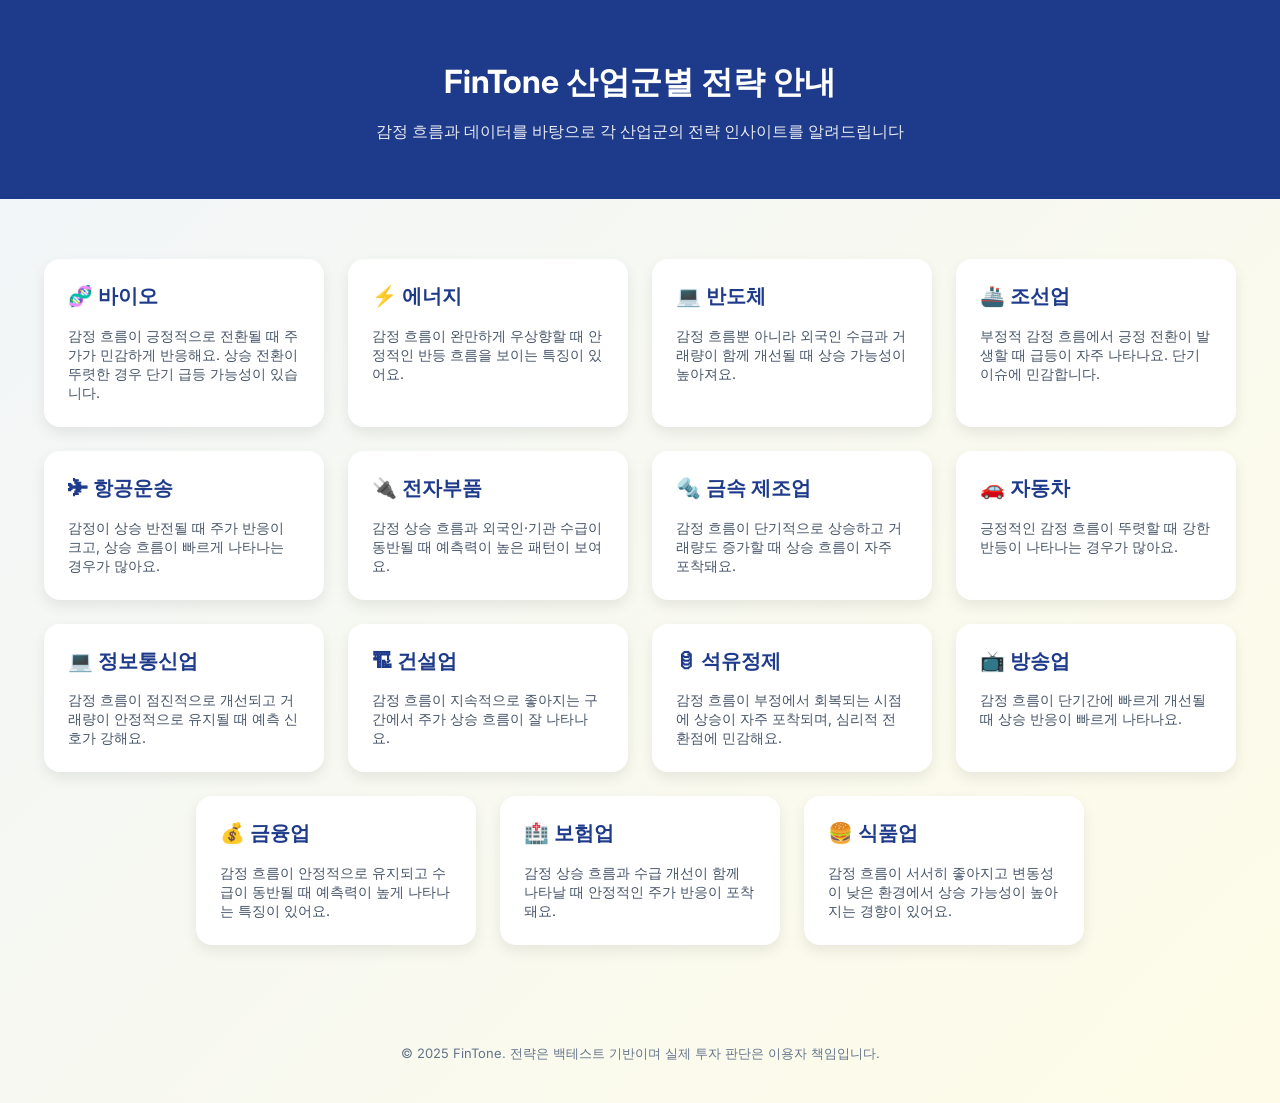
<file: 웹구현/fintone/index.html>
<!DOCTYPE html>
<html lang="ko">
<head>
  <meta charset="UTF-8">
  <title>FinTone 전략 추천 홈페이지</title>
  <link href="https://fonts.googleapis.com/css2?family=Inter:wght@400;600;800&display=swap" rel="stylesheet">
  <style>
    body {
      margin: 0;
      padding: 0;
      font-family: 'Inter', sans-serif;
      background: linear-gradient(135deg, #f1f5f9, #fefce8);
      color: #1f2937;
    }
    header {
      background-color: #1e3a8a;
      color: white;
      padding: 40px 20px;
      text-align: center;
    }
    header h1 {
      font-size: 32px;
      margin-bottom: 10px;
    }
    header p {
      font-size: 16px;
      opacity: 0.9;
    }
    main {
      display: flex;
      flex-wrap: wrap;
      justify-content: center;
      gap: 24px;
      padding: 60px 20px;
    }
    .industry-card {
      background-color: #ffffff;
      width: 280px;
      border-radius: 16px;
      box-shadow: 0 6px 14px rgba(0, 0, 0, 0.08);
      padding: 24px;
      box-sizing: border-box;
      transition: transform 0.2s ease;
      cursor: pointer;
    }
    .industry-card:hover {
      transform: translateY(-5px);
    }
    .industry-card h2 {
      margin-top: 0;
      font-size: 20px;
      color: #1e3a8a;
    }
    .industry-card p {
      font-size: 14px;
      color: #475569;
      margin-bottom: 0;
    }
    footer {
      text-align: center;
      padding: 40px;
      font-size: 13px;
      color: #64748b;
    }
  </style>
</head>
<body>
  <header>
    <h1>FinTone 산업군별 전략 안내</h1>
    <p>감정 흐름과 데이터를 바탕으로 각 산업군의 전략 인사이트를 알려드립니다</p>
  </header>

  <main>
    <div class="industry-card" onclick="location.href='simulator.html#bio'">
      <h2>🧬 바이오</h2>
      <p>감정 흐름이 긍정적으로 전환될 때 주가가 민감하게 반응해요. 상승 전환이 뚜렷한 경우 단기 급등 가능성이 있습니다.</p>
    </div>
    <div class="industry-card" onclick="location.href='simulator.html#energy'">
      <h2>⚡ 에너지</h2>
      <p>감정 흐름이 완만하게 우상향할 때 안정적인 반등 흐름을 보이는 특징이 있어요.</p>
    </div>
    <div class="industry-card" onclick="location.href='simulator.html#semiconductor'">
      <h2>💻 반도체</h2>
      <p>감정 흐름뿐 아니라 외국인 수급과 거래량이 함께 개선될 때 상승 가능성이 높아져요.</p>
    </div>
    <div class="industry-card" onclick="location.href='simulator.html#ship'">
      <h2>🚢 조선업</h2>
      <p>부정적 감정 흐름에서 긍정 전환이 발생할 때 급등이 자주 나타나요. 단기 이슈에 민감합니다.</p>
    </div>
    <div class="industry-card" onclick="location.href='simulator.html#airline'">
      <h2>✈ 항공운송</h2>
      <p>감정이 상승 반전될 때 주가 반응이 크고, 상승 흐름이 빠르게 나타나는 경우가 많아요.</p>
    </div>
    <div class="industry-card" onclick="location.href='simulator.html#electronics'">
      <h2>🔌 전자부품</h2>
      <p>감정 상승 흐름과 외국인·기관 수급이 동반될 때 예측력이 높은 패턴이 보여요.</p>
    </div>
    <div class="industry-card" onclick="location.href='simulator.html#metal'">
      <h2>🔩 금속 제조업</h2>
      <p>감정 흐름이 단기적으로 상승하고 거래량도 증가할 때 상승 흐름이 자주 포착돼요.</p>
    </div>
    <div class="industry-card" onclick="location.href='simulator.html#automobile'">
      <h2>🚗 자동차</h2>
      <p>긍정적인 감정 흐름이 뚜렷할 때 강한 반등이 나타나는 경우가 많아요.</p>
    </div>
    <div class="industry-card" onclick="location.href='simulator.html#ict'">
      <h2>💻 정보통신업</h2>
      <p>감정 흐름이 점진적으로 개선되고 거래량이 안정적으로 유지될 때 예측 신호가 강해요.</p>
    </div>
    <div class="industry-card" onclick="location.href='simulator.html#construction'">
      <h2>🏗 건설업</h2>
      <p>감정 흐름이 지속적으로 좋아지는 구간에서 주가 상승 흐름이 잘 나타나요.</p>
    </div>
    <div class="industry-card" onclick="location.href='simulator.html#oil'">
      <h2>🛢 석유정제</h2>
      <p>감정 흐름이 부정에서 회복되는 시점에 상승이 자주 포착되며, 심리적 전환점에 민감해요.</p>
    </div>
    <div class="industry-card" onclick="location.href='simulator.html#broadcast'">
      <h2>📺 방송업</h2>
      <p>감정 흐름이 단기간에 빠르게 개선될 때 상승 반응이 빠르게 나타나요.</p>
    </div>
    <div class="industry-card" onclick="location.href='simulator.html#finance'">
      <h2>💰 금융업</h2>
      <p>감정 흐름이 안정적으로 유지되고 수급이 동반될 때 예측력이 높게 나타나는 특징이 있어요.</p>
    </div>
    <div class="industry-card" onclick="location.href='simulator.html#insurance'">
      <h2>🏥 보험업</h2>
      <p>감정 상승 흐름과 수급 개선이 함께 나타날 때 안정적인 주가 반응이 포착돼요.</p>
    </div>
    <div class="industry-card" onclick="location.href='simulator.html#food'">
      <h2>🍔 식품업</h2>
      <p>감정 흐름이 서서히 좋아지고 변동성이 낮은 환경에서 상승 가능성이 높아지는 경향이 있어요.</p>
    </div>
  </main>

  <footer>
    © 2025 FinTone. 전략은 백테스트 기반이며 실제 투자 판단은 이용자 책임입니다.
  </footer>
</body>
</html>
</file>
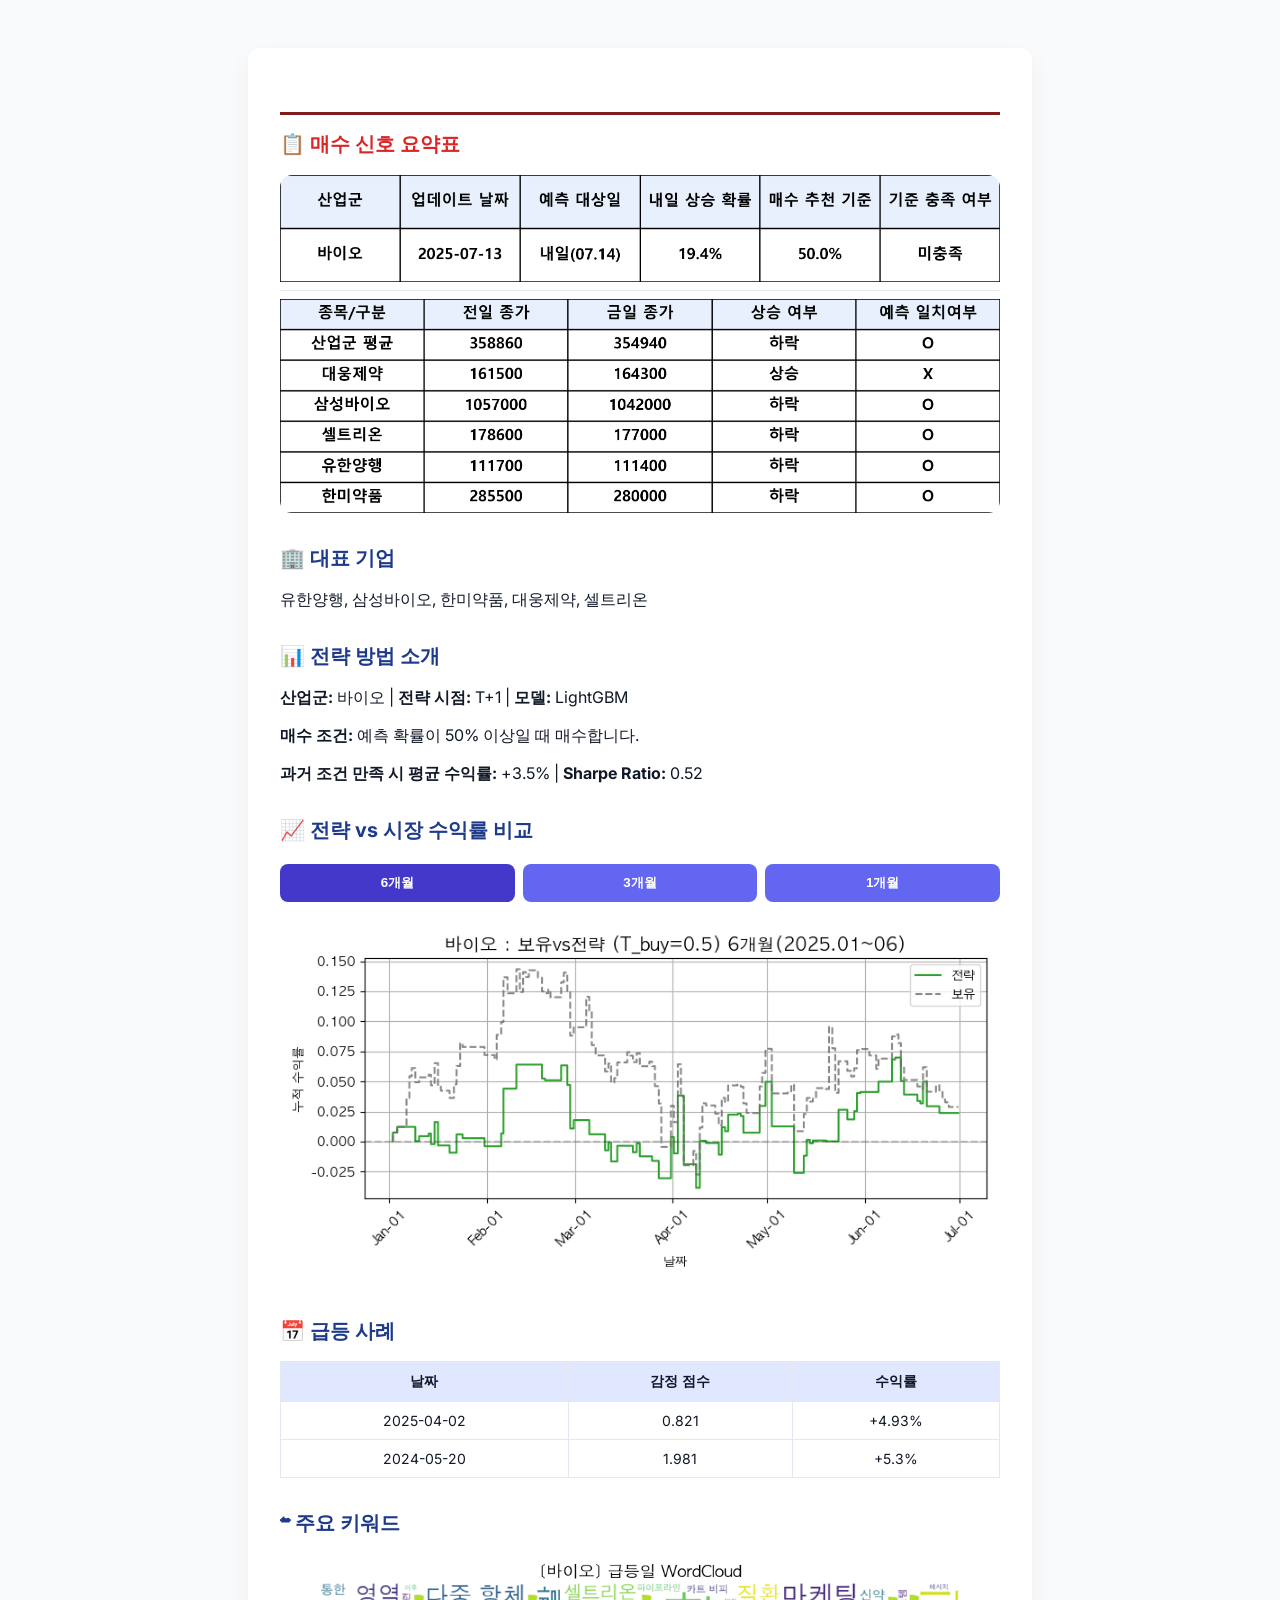
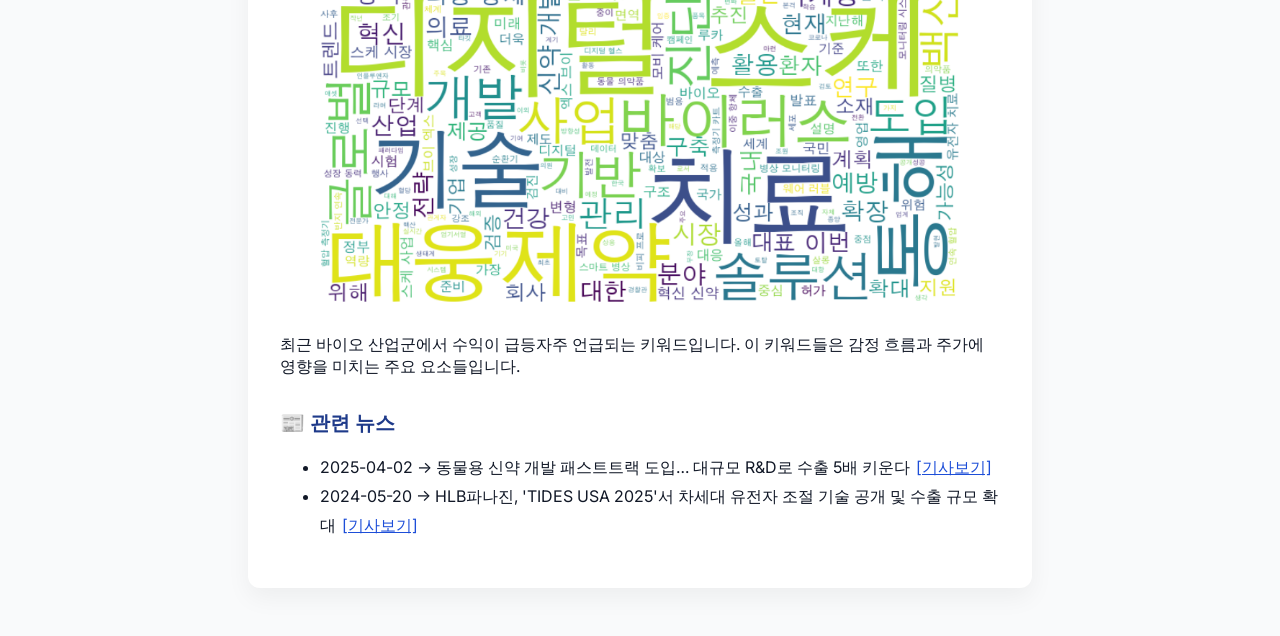
<file: 웹구현/fintone/simulator.html>
<!DOCTYPE html>
<html lang="ko">
<head>
  <meta charset="UTF-8" />
  <title>FinTone 전략 추천 시뮬레이터</title>
  <link href="https://fonts.googleapis.com/css2?family=Inter:wght@400;600;700&display=swap" rel="stylesheet">
  <style>
    body {
      font-family: 'Inter', sans-serif;
      background: #f9fafb;
      padding: 40px;
      color: #111827;
    }
    .result {
      max-width: 720px;
      margin: auto;
      background: white;
      border-radius: 12px;
      padding: 32px;
      box-shadow: 0 10px 25px rgba(0, 0, 0, 0.05);
    }
    .tabs {
      display: flex;
      justify-content: center;
      gap: 8px;
      margin: 20px 0;
    }
    .tab-button {
      flex: 1;
      padding: 10px;
      font-weight: 600;
      background-color: #6366f1;
      color: white;
      border: none;
      border-radius: 8px;
      cursor: pointer;
    }
    .tab-button.active {
      background-color: #4338ca;
    }
    .chart-container {
      display: none;
    }
    .chart-container.active {
      display: block;
    }
    h2 {
      color: #1e3a8a;
      font-size: 20px;
      margin-top: 32px;
    }
    img {
      width: 100%;
      border-radius: 12px;
    }
    table {
      width: 100%;
      margin-top: 16px;
      border-collapse: collapse;
    }
    th, td {
      padding: 10px;
      border: 1px solid #e2e8f0;
      text-align: center;
      font-size: 14px;
    }
    th {
      background-color: #e0e7ff;
      font-weight: 600;
    }
  </style>
</head>
<body>
  <div class="result">
    <div id="strategy-content"></div>
  </div>

  <script>
  
  const representativeCompanies = {
    construction: "현대건설, GS건설, 삼성물산, 대우건설, 코오롱글로벌",
    metal: "포스코홀딩스, 고려아연, 현대제철, 풍산, 세아제강",
    finance: "KB금융, 하나금융지주, 신한지주, 삼성증권, 우리금융지주",
    bio: "유한양행, 삼성바이오, 한미약품, 대웅제약, 셀트리온",
    semiconductor: "삼성전자, 에스케이하이닉스, DB하이텍, 엔비디아, 한미반도체",
    broadcast: "CJ ENM, 스튜디오드래곤, 제이콘텐트리, NEW, SBS",
    insurance: "삼성화재해상보험, 삼성생명, 한화생명, DB손해보험, 현대해상",
    oil: "금호석유화학, LG화학, SK케미칼, 코오롱인더, 한화솔루션",
    food: "cj제일제당, 농심, 오뚜기, spc삼립, 하이트진로",
    energy: "SK이노베이션, 한국쉘석유, 한국전력공사, S-Oil, SK가스",
    automobile: "현대차, 기아, 한국타이어, 테슬라, 현대모비스",
    electronics: "엘지디스플레이, 이수페타시스, 엘지전자, LG이노텍, 삼성전기",
    ict: "KT, SK텔레콤, LG유플러스, 현대오토에버, 삼성에스디에스",
    ship: "한화오션, 삼성중공업, HMM, 한화에어로스페이스, HD한국조선해양",
    airline: "대한항공, 아시아나항공, HMM, 현대글로비스, CJ대한통운"
  };
  const tShiftMap = {
  "전자부품": "T+3",
  "정보통신업": "T+3"
};


    const industryData = {
      bio: {
        name: "바이오",
        model: "LightGBM",
        threshold: 0.5,
        avgReturn: "+3.5%",
        sharpe: "0.52",
        wordcloud: "바이오_wordcloud.png",
        keywordNews: [
          { date: "2025-04-02", news: "동물용 신약 개발 패스트트랙 도입… 대규모 R&D로 수출 5배 키운다", score: "0.821", return: "+4.93%",url: "https://biz.chosun.com/policy/policy_sub/2025/04/02/2NKXWFF3GRD5RHPCRYY6EVQRQ4/" },
          { date: "2024-05-20", news: "HLB파나진, 'TIDES USA 2025'서 차세대 유전자 조절 기술 공개 및 수출 규모 확대", score: "1.981", return: "+5.3%" , url:"https://www.pharmnews.com/news/articleView.html?idxno=260404"}
        ]
      },
      energy: {
        name: "에너지",
        model: "LightGBM",
        threshold: 0.4,
        avgReturn: "+2.8%",
        sharpe: "0.48",
        wordcloud: "에너지_wordcloud.png",
        keywordNews: [
          { date: "2024-01-02", news: "무역금융 공급 360조, 수출지원 예산 2.9조 ‘역대 최대’… “수출 다변화로 불확실성 대응”", score: "2.792", return: "+4.13%" ,url:"https://biz.chosun.com/policy/policy_sub/2025/01/02/MV6UJ6FIDZCLJBW55GDKO4D5I4/"},
          { date: "2024-02-04", news: "급변하는 국내외 정세 변화 속 국내 태양광 산업에 큰 변화를 맞는 중요한 시기가 될 것으로 전망", score: "5.373", return: "+3.3%" ,url:"https://www.industrynews.co.kr/news/articleView.html?idxno=59738"}
        ]
      },
      semiconductor: {
    name: "반도체제조업",
    model: "LightGBM",
    threshold: 0.2,
    avgReturn: "+4.1%",
    sharpe: "0.45",
    wordcloud: "반도체제조업_wordcloud.png",
    keywordNews: [
      {
        date: "2025-01-05",
        news: "이퀄원 이 기존 반도체 제조 공정을 활용한 실리콘 기반 양자 프로세서를 개발했다고 과학 전문 온라인 매체 라이브사이언스 가 4일 보도",
        score: "5.359",
        return: "+7.36%",
        url: "https://www.g-enews.com/article/Global-Biz/2025/01/202501051326446246e250e8e188_1"
      },
      {
        date: "2025-06-23",
        news: "중국 반도체 자립화 최대 수혜자 SMIC, 세계 파운드리 3위로 올라서 중국 정부의 전폭적인 지원 아래 첨단 공정 개발과 생산 능력 확대",
        score: "1.870",
        return: "+5.4%",
        url: "https://www.g-enews.com/article/Global-Biz/2025/06/202506230703372406fbbec65dfb_1"
      }
    ]
  },
  ship: {
    name: "조선업",
    model: "LightGBM",
    threshold: 0.2,
    avgReturn: "+6.7%",
    sharpe: "0.58",
    wordcloud: "조선업_wordcloud.png",
    keywordNews: [
      {
        date: "2025-03-03",
        news: "국제해양사기구 가 2050년까지 해양 탄소중립 을 목표로 온실가스 감축 규제를 대폭 강화, K-GTB는 탄소중립 실현 위한 세계 최초·유일 해상 실증 플랫폼",
        score: "4.398",
        return: "+15.36%",
        url: "https://www.electimes.com/news/articleView.html?idxno=351093"
      },
      {
        date: "2025-02-10",
        news: "HD한국조선해양, 인도 투투쿠디에 조선소 건설 추진,VOC 항만청과 협의",
        score: "0.367",
        return: "+12.98%",
        url: "https://www.g-enews.com/article/Global-Biz/2025/02/202502101054369420c8c1c064d_1"
      }
    ]
  },
  airline: {
  name: "항공운송",
  model: "LightGBM",
  threshold: 0.4,
  avgReturn: "+3.2%",
  sharpe: "0.47",
  wordcloud: "항공운송_wordcloud.png",
  keywordNews: [
    {
      date: "2025-01-23",
      news: "정부, LCC 운항 안전 집중감독…정비시간 늘리고 안전투자 확대",
      score: "1.271",
      return: "+3.23%",
      url: "https://www.yna.co.kr/view/AKR20250122173100003"
    },
    {
      date: "2025-04-09",
      news: "대한항공, ‘하늘 위 파인 다이닝’  2년여 간의 개발 과정을 거쳐 전통과 현대의 조화가 어우러진 기내식을 하늘에서 만나볼 수 있게 선보여",
      score: "1.429",
      return: "+3.94%",
      url: "https://www.joongang.co.kr/article/25327082"
    }
  ]
},

electronics: {
  name: "전자부품",
  model: "LightGBM",
  threshold: 0.2,
  avgReturn: "+4.6%",
  sharpe: "0.49",
  wordcloud: "전자부품_wordcloud.png",
  keywordNews: [
    {
      date: "2025-05-11",
      news: "삼성전자, 세계 최초 500헤르츠 OLED 모니터 출시 오는 12일부터 세계에 순차출시",
      score: "1.625",
      return: "+5.96%",
      url: "https://biz.chosun.com/it-science/ict/2025/05/11/FAGHURCNSZBMJDOKFY5IRC74LE/"
    },
    {
      date: "2025-04-09",
      news: "로봇과 인공지능을 활용한 더 스마트한 전자 폐기물 분해 기법해결",
      score: "1.359",
      return: "+9.28%",
      url: "https://www.thelec.kr/news/articleView.html?idxno=34560"
    }
  ]
},

metal: {
  name: "금속제조업",
  model: "LightGBM",
  threshold: 0.7,
  avgReturn: "+5.7%",
  sharpe: "0.51",
  wordcloud: "금속제조업_wordcloud.png",
  keywordNews: [
    {
      date: "2025-01-23",
      news: "포스코DX, 산업용 AI·로봇 적용해 ‘인텔리전트팩토리’ 확산",
      score: "0.993",
      return: "+7.83%",
      url: "http://www.snmnews.com/news/articleView.html?idxno=547416"
    },
    {
      date: "2025-03-09",
      news: "도널드 트럼프 미국 대통령은 4일 집권 2기 첫 의회 연설에서 한국 등이 향후 알래스카 천연가스 파이프라인 사업에 참여하는 것을 환영한다는 입장을 밝혔다.",
      score: "3.677",
      return: "+7.19%",
      url: "https://www.yna.co.kr/view/AKR20250308031400003"
    }
  ]
},
automobile: {
  name: "자동차",
  model: "CatBoost",
  threshold: 0.6,
  avgReturn: "+5.1%",
  sharpe: "0.50",
  wordcloud: "자동차_wordcloud.png",
  keywordNews: [
    {
      date: "2025-03-23",
      news: "기아 EV3, 올해 국내 전기차 판매 1위…2030이 끌었다",
      score: "2.953",
      return: "+4.01%",
      url: "https://www.yna.co.kr/view/AKR20250323008500003"
    },
    {
      date: "2025-06-08",
      news: "환경과학원, ‘전기차 폐배터리 기술 자료집’ 발간",
      score: "0.695",
      return: "+6.36%",
      url: "https://www.segye.com/newsView/20250606504592"
    }
  ]
},

ict: {
  name: "정보통신업",
  model: "CatBoost",
  threshold: 0.1,
  avgReturn: "+2.9%",
  sharpe: "0.46",
  wordcloud: "정보통신업_wordcloud.png",
  keywordNews: [
    {
      date: "2025-01-30",
      news: "중국 빅테크 알리바바가 최근 관심을 끈 자국 인공지능 모델 딥시크 를 능가하는 모델을 개발했다는 주장을 내놨다.",
      score: "0.783",
      return: "+3.68%",
      url: "https://www.yna.co.kr/view/AKR20250129036100083"
    },
    {
      date: "2025-01-09",
      news: "LG CNS, 공모금 6000억원 AI와 클라우드에 집중 투자",
      score: "2.381",
      return: "+2.22%",
      url: "https://www.thelec.kr/news/articleView.html?idxno=32222"
    }
  ]
},

construction: {
  name: "건설업",
  model: "CatBoost",
  threshold: 0.1,
  avgReturn: "+6.9%",
  sharpe: "0.55",
  wordcloud: "건설업_wordcloud.png",
  keywordNews: [
    {
      date: "2025-05-20",
      news: "재개발·재건축 '용적률 상향' 대통령 탄핵을 둘러싼 정쟁에 묻힌 탓도 있지만 부동산시장이 과열되지 않은 영향이 크다",
      score: "1.732",
      return: "+8.38%",
      url: "https://www.joongang.co.kr/article/25337226"
    },
    {
      date: "2025-05-25",
      news: "발주 지연에 공공공사 ‘한파’…1년6개월 만에 수주 10조원 밑으로",
      score: "0.440",
      return: "+6.39%",
      url: "https://biz.chosun.com/real_estate/real_estate_general/2025/05/25/5GI6TPJRNVFL3DK6M2EIA4SEXE/"
    }
  ]
},
oil: {
  name: "석유정제",
  model: "CatBoost",
  threshold: 0.4,
  avgReturn: "+5.2%",
  sharpe: "0.53",
  wordcloud: "석유정제_wordcloud.png",
  keywordNews: [
    {
      date: "2025-02-12",
      news: "GS칼텍스 작년 4분기 흑자전환…정유 수익성 개선",
      score: "1.575",
      return: "+5.41%",
      url: "https://www.yna.co.kr/view/AKR20250211111700003"
    },
    {
      date: "2025-03-06",
      news: "알래스카 가스관 사업' 한미 실무협의체 가동·기업참여 타진",
      score: "1.244",
      return: "+5.00%",
      url: "https://www.yna.co.kr/view/AKR20250305109800003"
    }
  ]
},

broadcast: {
  name: "방송업",
  model: "CatBoost",
  threshold: 0.1,
  avgReturn: "+8.9%",
  sharpe: "0.59",
  wordcloud: "방송업_wordcloud.png",
  keywordNews: [
    {
      date: "2025-06-18",
      news: "美 스트리밍 시청률 45%…기존 방송·케이블에 첫 우위",
      score: "0.946",
      return: "+4.73%",
      url: "https://www.yna.co.kr/view/AKR20250618007500075"
    },
    {
      date: "2025-02-19",
      news: "18일 방송통신심의위원회는 2024년 올해의 좋은 프로그램 에 장기 기증에 대한 사회적 인식 변화를 촉구한 SBS TV SBS 8뉴스의 울림 된 청년 그 마지막 길 동행 등 4편을 선정해 시상했다고 밝혔다.",
      score: "0.323",
      return: "+13.21%",
      url: "https://www.yna.co.kr/view/AKR20250218127800017"
    }
  ]
},

finance: {
  name: "금융업",
  model: "CatBoost",
  threshold: 0.4,
  avgReturn: "+3.8%",
  sharpe: "0.44",
  wordcloud: "금융업_wordcloud.png",
  keywordNews: [
    {
      date: "2025-04-09",
      news: "업황 부진·규제 허들'에 발목잡힌 카드사 미래 먹거리 '신기술금융'",
      score: "0.963",
      return: "+5.72%",
      url: "https://www.seoulfn.com/news/articleView.html?idxno=553683"
    },
    {
      date: "2025-05-28",
      news: "최고가 경신하는 금융지주 주가/최근 원 달러 환율 하락으로 자산 건전성이 개선된 데다 대선을 앞두고 차기 정부의 금융 정책에 대한 기대감이 커지면서 외국인을 중심으로 투자가 확대된 것으로 보인다.",
      score: "1.247",
      return: "+2.97%",
      url: "https://www.segye.com/newsView/20250527515063"
    },
    {
      date: "2025-04-29",
      news: "삼성증권, 삼성금융통합앱 '모니모'에서 미국 소수점 주식 이벤트",
      score: "0.558",
      return: "+2.87%",
      url: "https://www.industrynews.co.kr/news/articleView.html?idxno=63397"
    }
  ]
},
insurance: {
  name: "보험업",
  model: "LightGBM",
  threshold: 0.2,
  avgReturn: "+7.3%",
  sharpe: "0.57",
  wordcloud: "보험업_wordcloud.png",
  keywordNews: [
    {
      date: "2025-04-09",
      news: "한화생명 인도네시아, 2024년 보험료 50% 성장.2025년 혁신과 협력으로 시장 확대 박차",
      score: "2.653",
      return: "+6.91%",
      url: "https://www.g-enews.com/article/Global-Biz/2025/04/20250409095403302fbbec65dfb_1"
    },
    {
      date: "2025-02-13",
      news: "작년 치매·간병보험 70% 급성장…보험업계 신상품 잇달아",
      score: "1.1",
      return: "+7.77%",
      url: "https://www.yna.co.kr/view/AKR20250212151900002"
    }
  ]
},

food: {
  name: "식료품",
  model: "LightGBM",
  threshold: 0.1,
  avgReturn: "+4.3%",
  sharpe: "0.51",
  wordcloud: "식료품_wordcloud.png",
  keywordNews: [
    {
      date: "2025-03-05",
      news: `"펩시콜라 제조사인 펩시코가 장 건강을 내세운 프리바이오틱스 음료 시장 붐을 타고 인기를 끌고 있는 프리바이오틱스 음료 브랜드 포피 를 19억5천만 달러에 인수한다고 17일 보도했다.`,
      score: "0.236",
      return: "+6.54%",
      url: "https://www.yna.co.kr/view/MYH20250305004300038"
    },
    {
      date: "2025-03-04",
      news: "과천시, '푸드테크 연구지원센터' 공모 선정,국비 확보",
      score: "1.355",
      return: "+2.10%",
      url: "https://www.yna.co.kr/view/AKR20250304117200061"
    }
  ]
}



    };
    function toggleForecastTable() {
  const table = document.getElementById("forecast-table");
  const header = document.querySelector("h2[onclick='toggleForecastTable()']");
  if (table.style.display === "none") {
    table.style.display = "block";
    header.innerHTML = "📘 다음 예측 요약 테이블 ";
  } else {
    table.style.display = "none";
    header.innerHTML = "📘 다음 예측 요약 테이블 ";
  }
}


    function showChart(id) {
      document.querySelectorAll('.chart-container').forEach(el => el.classList.remove('active'));
      document.querySelectorAll('.tab-button').forEach(el => el.classList.remove('active'));
      document.getElementById(id).classList.add('active');
      const index = { chart6: 0, chart3: 1, chart1: 2 }[id];
      document.querySelectorAll('.tab-button')[index].classList.add('active');
    }

    function renderStrategyPage(industryKey) {
      const data = industryData[industryKey];
      if (!data) {
        document.getElementById("strategy-content").innerHTML = `<p>해당 산업군 정보를 찾을 수 없습니다.</p>`;
        return;
      }

      const chart6 = `img/6month/${data.name}_strategy_6month.png`;
      const chart3 = `img/3month/${data.name}_strategy_3month.png`;
      const chart1 = `img/1month/${data.name}_strategy_1month.png`;
      const wordcloud = `img/wordcloud/${data.wordcloud}`;

      const newsList = data.keywordNews.map(item => `
        <li>${item.date}  → ${item.news}<a href="${item.url}" target="_blank" style="color:#1d4ed8; margin-left:6px;">[기사보기]</a></li>
      `).join("");

      const tableRows = data.keywordNews.map(item => `
        <tr><td>${item.date}</td><td>${item.score}</td><td>${item.return}</td></tr>
      `).join("");

      const tblImg1 = `img/table1/${data.name}_table1_2025-07-13.png`;
      const tblImg2 = `img/table2/${data.name}_table2_2025-07-13.png`;
    


      document.getElementById("strategy-content").innerHTML = `
      <h2 style="color: #dc2626; border-top: 3px solid #7f1d1d; padding-top: 16px;">
📋 매수 신호 요약표
</h2>

<div id="forecast-table" style="margin-top: 12px;">
  <img src="${tblImg1}" alt="예측 테이블1" style="width: 100%; display: block; margin-bottom: 0; border-radius: 12px 12px 0 0;" />

  <!-- 구분선과 여백 추가 -->
  <div style="height: 8px;"></div> <!-- 여백 -->
  <div style="height: 1px; background-color: #e5e7eb;"></div> <!-- 연한 구분선 -->
  <div style="height: 8px;"></div> <!-- 여백 -->

  <img src="${tblImg2}" alt="예측 테이블2" style="width: 100%; display: block; margin-top: 0; border-radius: 0 0 12px 12px;" />
</div>





  <h2>🏢 대표 기업</h2>
<p>${representativeCompanies[industryKey]}</p>

        <h2>📊 전략 방법 소개</h2>
        <p><strong>산업군:</strong> ${data.name} | <strong>전략 시점:</strong> ${tShiftMap[data.name] || "T+1"} | <strong>모델:</strong> ${data.model}</p>
        <p><strong>매수 조건:</strong> 예측 확률이 ${Math.round(data.threshold * 100)}% 이상일 때 매수합니다.</p>
        <p><strong>과거 조건 만족 시 평균 수익률:</strong> ${data.avgReturn} | <strong>Sharpe Ratio:</strong> ${data.sharpe}</p>

        

        <h2>📈 전략 vs 시장 수익률 비교</h2>
        <div class="tabs">
          <button class="tab-button active" onclick="showChart('chart6')">6개월</button>
          <button class="tab-button" onclick="showChart('chart3')">3개월</button>
          <button class="tab-button" onclick="showChart('chart1')">1개월</button>
        </div>
        <div id="chart6" class="chart-container active"><img src="${chart6}" /></div>
        <div id="chart3" class="chart-container"><img src="${chart3}" /></div>
        <div id="chart1" class="chart-container"><img src="${chart1}" /></div>

        <h2>📅 급등 사례</h2>
        <table>
          <thead><tr><th>날짜</th><th>감정 점수</th><th>수익률</th></tr></thead>
          <tbody>${tableRows}</tbody>
        </table>

        <h2>☁ 주요 키워드</h2>
        <img src="${wordcloud}" alt="${data.name} 워드클라우드" />
        <p>최근 ${data.name} 산업군에서 수익이 급등자주 언급되는 키워드입니다. 이 키워드들은 감정 흐름과 주가에 영향을 미치는 주요 요소들입니다.</p>
        <h2>📰 관련 뉴스</h2>
        <ul style="line-height: 1.8;">${newsList}</ul>
      `;
    }

    // 실행
    window.onload = function () {
      const industry = location.hash.replace("#", "") || "bio";
      renderStrategyPage(industry);
    };
  </script>
</body>
</html>
</file>
